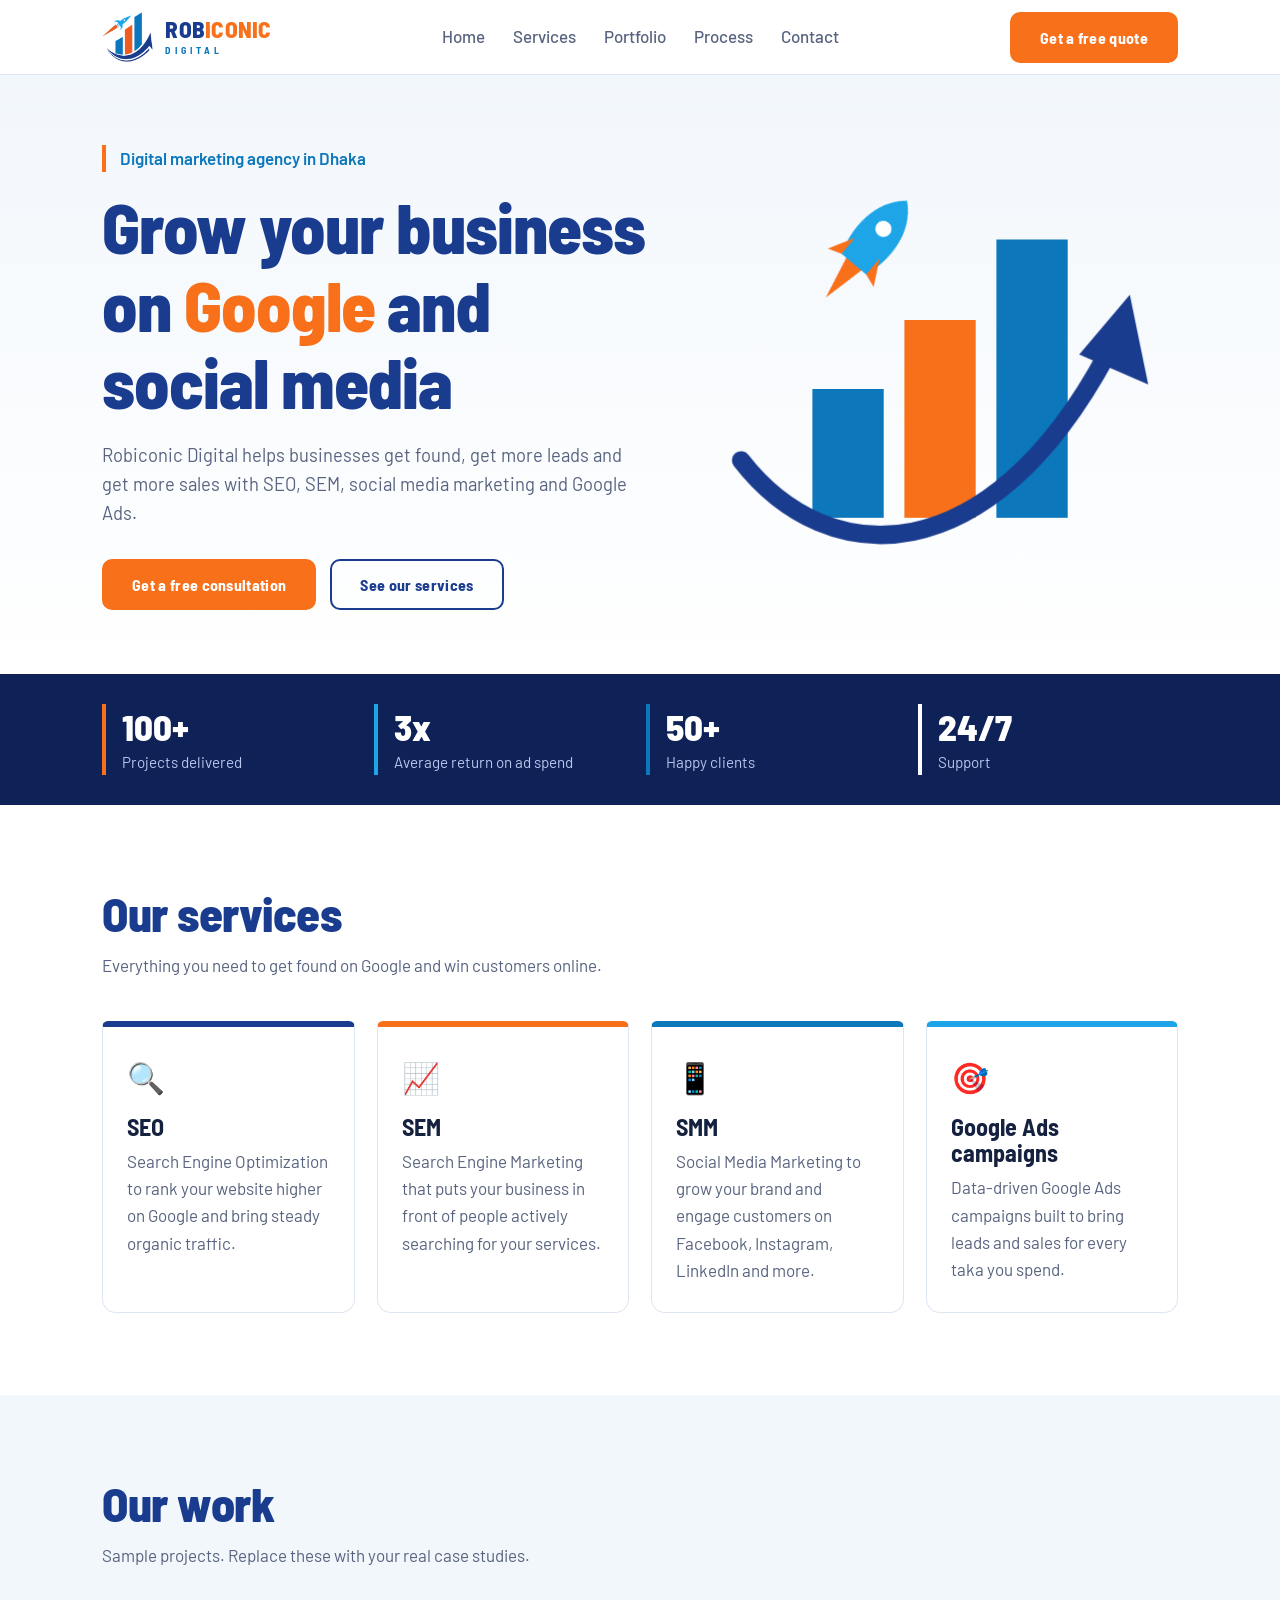
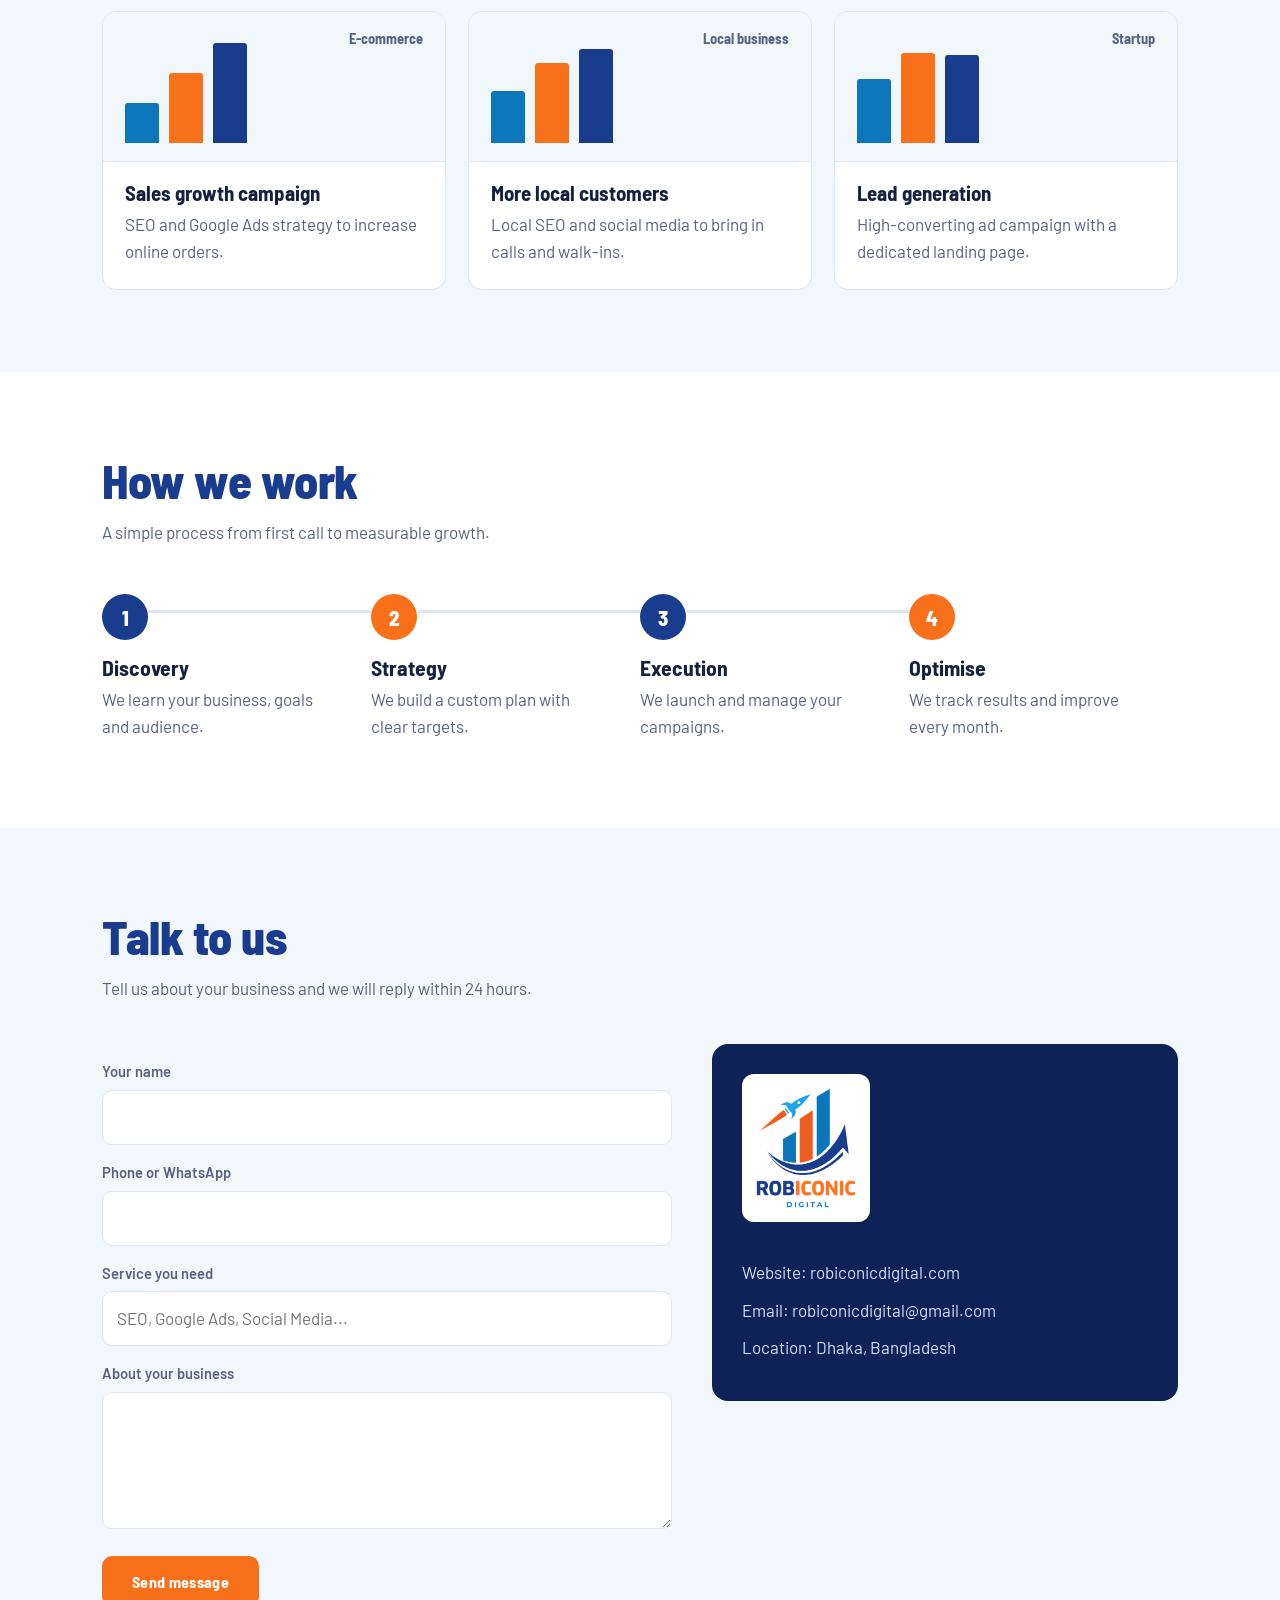
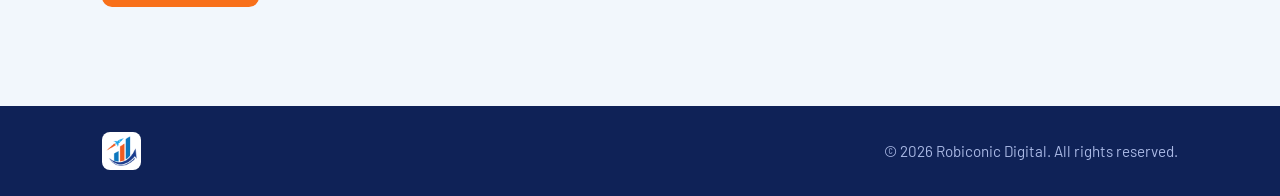
<file: public/assets/aistudio/Robiconic_Digital___Website_2e839a2d.html>
<!DOCTYPE html>
<html lang="en">
<head>
<meta charset="utf-8">
<meta name="viewport" content="width=device-width, initial-scale=1, viewport-fit=cover">
<title>Robiconic Digital – SEO, SEM, SMM &amp; Google Ads Agency in Dhaka</title>
<meta name="description" content="Robiconic Digital is a Dhaka-based digital marketing agency offering SEO, SEM, Social Media Marketing and Google Ads campaigns.">
<link rel="stylesheet" href="https://fonts.googleapis.com/css2?family=Barlow:wght@400;500;600&family=Barlow+Semi+Condensed:wght@600;700;800&display=swap">
<style>
/* =====================================================
   COLORS (taken from your logo). Change here to re-theme.
   ===================================================== */
:root{
  --navy:#1a3c8e;        /* logo dark blue */
  --blue:#0c77bb;        /* logo mid blue */
  --sky:#1ea5e8;         /* logo rocket blue */
  --orange:#f8701a;      /* logo orange */
  --deep:#0f2257;        /* dark sections */
  --bg:#ffffff;
  --bg2:#f2f7fc;
  --card:#ffffff;
  --fg:#14213f;
  --muted:#58637f;
  --line:#dde6f2;
  --font:Barlow,system-ui,-apple-system,"Segoe UI",Roboto,sans-serif;
  --head:"Barlow Semi Condensed",Barlow,system-ui,"Segoe UI",Roboto,sans-serif;
  box-sizing:border-box;
  padding-top:env(safe-area-inset-top,0px);padding-bottom:env(safe-area-inset-bottom,0px);
}
@media (prefers-color-scheme:dark){:root:not([data-theme="light"]){--bg:#0a1330;--bg2:#0f1a40;--card:#132050;--fg:#eef3ff;--muted:#a6b3d6;--line:#233468}}
:root[data-theme="dark"]{--bg:#0a1330;--bg2:#0f1a40;--card:#132050;--fg:#eef3ff;--muted:#a6b3d6;--line:#233468}

*{box-sizing:border-box}
html{scroll-behavior:smooth;scroll-padding-top:calc(76px + env(safe-area-inset-top,0px));height:100%}
body{margin:0;background:var(--bg);color:var(--fg);font-family:var(--font);font-size:17px;line-height:1.6;overflow-x:hidden}
a{color:inherit;text-decoration:none}
h1,h2,h3{font-family:var(--head);line-height:1.1;margin:0}
:focus-visible{outline:3px solid var(--orange);outline-offset:3px;border-radius:4px}
.wrap{max-width:1120px;margin:0 auto;padding:0 22px}

/* header */
header{position:sticky;top:env(safe-area-inset-top,0px);z-index:20;background:var(--bg);border-bottom:1px solid var(--line)}
nav{display:flex;align-items:center;justify-content:space-between;height:74px;gap:16px}
.brand{display:flex;align-items:center;gap:12px}
.brand img{height:50px;width:auto;display:block}
.word{font-family:var(--head);font-weight:800;font-size:1.45rem;letter-spacing:.01em;line-height:1}
.word .a{color:var(--navy)}.word .b{color:var(--orange)}
.word small{display:block;font-size:.62rem;font-weight:700;letter-spacing:.42em;color:var(--blue);margin-top:4px}
@media (prefers-color-scheme:dark){:root:not([data-theme="light"]) .word .a{color:#fff}}
:root[data-theme="dark"] .word .a{color:#fff}
.menu{display:flex;gap:28px;list-style:none;margin:0;padding:0;font-weight:500;color:var(--muted)}
.menu a{padding:6px 0;border-bottom:2px solid transparent;transition:color .2s,border-color .2s}
.menu a:hover{color:var(--fg);border-color:var(--orange)}
.burger{display:none;background:none;border:0;font-size:1.8rem;color:var(--fg);cursor:pointer}
.btn{display:inline-block;background:var(--orange);color:#fff;padding:14px 28px;border-radius:10px;font:700 1rem var(--head);letter-spacing:.02em;border:2px solid var(--orange);cursor:pointer;transition:background .2s,color .2s,transform .2s}
.btn:hover{background:#e25f0c;border-color:#e25f0c}
.btn.ghost{background:transparent;color:var(--navy);border-color:var(--navy)}
.btn.ghost:hover{background:var(--navy);color:#fff}
@media (prefers-color-scheme:dark){:root:not([data-theme="light"]) .btn.ghost{color:#fff;border-color:#fff}}
:root[data-theme="dark"] .btn.ghost{color:#fff;border-color:#fff}

/* hero */
.hero{padding:70px 0 64px;background:linear-gradient(180deg,var(--bg2),var(--bg))}
.hero .wrap{display:grid;grid-template-columns:1.05fr .95fr;gap:40px;align-items:center}
.tag{display:inline-block;font-weight:600;color:var(--blue);margin-bottom:16px;padding-left:14px;border-left:4px solid var(--orange)}
h1{font-size:clamp(2.5rem,6vw,4.4rem);font-weight:800;letter-spacing:-.015em;color:var(--navy)}
@media (prefers-color-scheme:dark){:root:not([data-theme="light"]) h1{color:#fff}}
:root[data-theme="dark"] h1{color:#fff}
h1 span{color:var(--orange)}
.lead{max-width:540px;color:var(--muted);font-size:1.15rem;margin:20px 0 30px}
.cta{display:flex;gap:14px;flex-wrap:wrap}
.hero-art{width:100%;max-width:460px;justify-self:center}
/* hero animation: bars rise, arrow draws, rocket lifts off (plays once on load) */
.bar{transform-box:fill-box;transform-origin:50% 100%;animation:grow .9s cubic-bezier(.2,.8,.2,1) both}
.bar.b1{animation-delay:.25s}.bar.b2{animation-delay:.5s}.bar.b3{animation-delay:.75s}
@keyframes grow{from{transform:scaleY(0)}to{transform:scaleY(1)}}
.arrow{stroke-dasharray:520;stroke-dashoffset:520;animation:draw 1.3s .9s ease-out forwards}
.ahead{opacity:0;animation:fade .3s 2.1s forwards}
@keyframes draw{to{stroke-dashoffset:0}}
@keyframes fade{to{opacity:1}}
.rocket{opacity:0;animation:launch 1.2s 1.6s cubic-bezier(.2,.8,.2,1) forwards}
@keyframes launch{from{opacity:0;transform:translate(-90px,110px)}to{opacity:1;transform:none}}
.rocket-in{animation:hover 3.4s 3s ease-in-out infinite}
@keyframes hover{50%{transform:translateY(-8px)}}
.flame{transform-box:fill-box;transform-origin:50% 0;animation:flick .25s infinite alternate}
@keyframes flick{to{transform:scaleY(1.35)}}

/* stats band */
.stats{background:var(--deep);color:#fff}
.stats .wrap{display:grid;grid-template-columns:repeat(auto-fit,minmax(150px,1fr));gap:12px;padding-top:30px;padding-bottom:30px}
.stat{padding-left:16px;border-left:4px solid var(--orange)}
.stat:nth-child(2){border-color:var(--sky)}.stat:nth-child(3){border-color:var(--blue)}.stat:nth-child(4){border-color:#fff}
.stat b{display:block;font:800 2.3rem var(--head)}.stat span{color:#b8c6ec;font-size:.95rem}

/* sections */
section{padding:82px 0}.alt{background:var(--bg2)}
h2{font-size:clamp(2rem,4.6vw,3rem);font-weight:800;color:var(--navy);letter-spacing:-.01em}
@media (prefers-color-scheme:dark){:root:not([data-theme="light"]) h2{color:#fff}}
:root[data-theme="dark"] h2{color:#fff}
.sub{color:var(--muted);max-width:560px;margin:12px 0 42px}
.grid{display:grid;grid-template-columns:repeat(auto-fit,minmax(250px,1fr));gap:22px}
.svc{background:var(--card);border:1px solid var(--line);border-top:6px solid var(--c);border-radius:6px 6px 14px 14px;padding:26px 24px 28px}
.svc .ic{font-size:1.9rem;margin-bottom:12px}
.svc h3{font-size:1.5rem;color:var(--fg);margin-bottom:8px}.svc p{margin:0;color:var(--muted)}
.work{background:var(--card);border:1px solid var(--line);border-radius:14px;overflow:hidden}
.thumb{height:150px;display:flex;align-items:flex-end;gap:10px;padding:18px 22px;background:var(--bg2);border-bottom:1px solid var(--line)}
.thumb i{display:block;width:34px;border-radius:3px 3px 0 0;background:var(--blue)}
.thumb i:nth-child(2){background:var(--orange)}.thumb i:nth-child(3){background:var(--navy)}
.thumb em{margin-left:auto;align-self:flex-start;font:700 .9rem var(--head);color:var(--muted);font-style:normal}
.work div.body{padding:20px 22px 24px}.work h3{font-size:1.3rem;margin-bottom:6px}.work p{margin:0;color:var(--muted)}
.steps{display:grid;grid-template-columns:repeat(auto-fit,minmax(210px,1fr));gap:0;counter-reset:s}
.step{padding:6px 24px 6px 0;position:relative}
.step::before{counter-increment:s;content:counter(s);display:grid;place-items:center;width:46px;height:46px;border-radius:50%;background:var(--navy);color:#fff;font:800 1.3rem var(--head);margin-bottom:16px;position:relative;z-index:1}
.step:nth-child(even)::before{background:var(--orange)}
.step::after{content:"";position:absolute;top:22px;left:46px;right:0;height:3px;background:var(--line)}
.step:last-child::after{display:none}
.step h3{font-size:1.35rem;margin-bottom:6px}.step p{margin:0;color:var(--muted);padding-right:10px}

/* contact */
.contact{display:grid;grid-template-columns:1.1fr .9fr;gap:40px;align-items:start}
label{display:block;font-weight:600;font-size:.92rem;color:var(--muted);margin:16px 0 6px}
input,textarea{width:100%;padding:13px 14px;border-radius:10px;border:1.5px solid var(--line);background:var(--card);color:var(--fg);font:inherit}
input:focus,textarea:focus{outline:0;border-color:var(--orange);box-shadow:0 0 0 4px color-mix(in srgb,var(--orange) 22%,transparent)}
.info{background:var(--deep);color:#fff;border-radius:16px;padding:30px}
.info .chip{background:#fff;border-radius:12px;padding:14px;display:inline-block;margin-bottom:20px}
.info .chip img{height:120px;width:auto;display:block}
.info p{margin:10px 0;color:#d3def8}.info a:hover{color:var(--orange)}
footer{background:var(--deep);color:#a9b8e4;padding:26px 0;font-size:.95rem}
footer .wrap{display:flex;align-items:center;gap:14px;flex-wrap:wrap;justify-content:space-between}
footer img{height:38px;background:#fff;border-radius:8px;padding:4px}

/* gentle section fade (once) */
.rv{opacity:0;transform:translateY(18px);transition:opacity .7s,transform .7s}.rv.in{opacity:1;transform:none}

@media(max-width:820px){
  .menu,.nav-cta{display:none}.burger{display:block}
  .menu.open{display:flex;flex-direction:column;position:absolute;top:74px;left:0;right:0;background:var(--bg);padding:18px 22px;border-bottom:1px solid var(--line);gap:14px}
  .hero .wrap,.contact{grid-template-columns:1fr}.hero-art{max-width:340px}
  .step::after{display:none}.step{padding-bottom:22px}
}
@media(prefers-reduced-motion:reduce){*{animation:none!important;transition:none!important}.arrow{stroke-dashoffset:0}.ahead,.rocket{opacity:1}.rv{opacity:1;transform:none}}
</style>
</head>
<body>

<header><div class="wrap"><nav>
  <a class="brand" href="#home" id="brand"></a>
  <ul class="menu" id="menu"></ul>
  <a class="btn nav-cta" href="#contact" id="navcta"></a>
  <button class="burger" id="burger" aria-label="Open menu">☰</button>
</nav></div></header>

<main>
<section class="hero" id="home"><div class="wrap">
  <div>
    <span class="tag" id="tag"></span>
    <h1 id="h1"></h1>
    <p class="lead" id="lead"></p>
    <div class="cta"><a class="btn" href="#contact" id="cta1"></a><a class="btn ghost" href="#services" id="cta2"></a></div>
  </div>
  <svg class="hero-art" viewBox="0 0 400 380" role="img" aria-label="Growing bar chart with a rocket">
    <rect class="bar b1" x="96" y="200" width="62" height="112" fill="#0c77bb"/>
    <rect class="bar b2" x="176" y="140" width="62" height="172" fill="#f8701a"/>
    <rect class="bar b3" x="256" y="70" width="62" height="242" fill="#0c77bb"/>
    <path class="arrow" d="M34 262 C110 360 250 360 352 170" fill="none" stroke="#1a3c8e" stroke-width="16" stroke-linecap="round"/>
    <polygon class="ahead" points="372,118 388,196 328,170" fill="#1a3c8e"/>
    <g class="rocket"><g class="rocket-in" transform="translate(150 70) rotate(40)">
      <polygon class="flame" points="-9,26 9,26 0,66" fill="#f8701a"/>
      <path d="M0 -44 C22 -26 22 6 14 28 L-14 28 C-22 6 -22 -26 0 -44Z" fill="#1ea5e8"/>
      <circle cx="0" cy="-12" r="7" fill="#fff"/>
      <polygon points="-14,10 -26,32 -14,28" fill="#f8701a"/><polygon points="14,10 26,32 14,28" fill="#f8701a"/>
    </g></g>
  </svg>
</div></section>

<div class="stats"><div class="wrap" id="stats"></div></div>

<section id="services"><div class="wrap">
  <h2 class="rv" id="svcT"></h2><p class="sub rv" id="svcSub"></p>
  <div class="grid" id="services-grid"></div>
</div></section>

<section class="alt" id="work"><div class="wrap">
  <h2 class="rv" id="workT"></h2><p class="sub rv" id="workSub"></p>
  <div class="grid" id="work-grid"></div>
</div></section>

<section id="process"><div class="wrap">
  <h2 class="rv" id="procT"></h2><p class="sub rv" id="procSub"></p>
  <div class="steps rv" id="steps-grid"></div>
</div></section>

<section class="alt" id="contact"><div class="wrap">
  <h2 class="rv" id="contT"></h2><p class="sub rv" id="contSub"></p>
  <div class="contact">
    <div class="rv">
      <label for="n">Your name</label><input id="n" autocomplete="name">
      <label for="p">Phone or WhatsApp</label><input id="p" autocomplete="tel">
      <label for="s">Service you need</label><input id="s" placeholder="SEO, Google Ads, Social Media...">
      <label for="m">About your business</label><textarea id="m" rows="4"></textarea>
      <p style="margin-top:20px"><button class="btn" id="send" type="button">Send message</button></p>
    </div>
    <div class="info rv" id="info"></div>
  </div>
</div></section>
</main>

<footer><div class="wrap"><img id="flogo" alt="Robiconic Digital logo"><span id="foot"></span></div></footer>

<script>
/* =====================================================
   EDIT YOUR WEBSITE CONTENT HERE (text, services, contact)
   Only change the text inside quotes "...".
   ===================================================== */
const SITE = {
  logoName: ["ROB", "ICONIC", "DIGITAL"],   // header wordmark: navy / orange / small blue

  tag: "Digital marketing agency in Dhaka",
  headline: "Grow your business on <span>Google</span> and social media",
  lead: "Robiconic Digital helps businesses get found, get more leads and get more sales with SEO, SEM, social media marketing and Google Ads.",
  button1: "Get a free consultation",
  button2: "See our services",
  navButton: "Get a free quote",

  // Numbers count up. Replace with your real numbers.
  stats: [
    { n: 100, suffix: "+", label: "Projects delivered" },
    { n: 3,   suffix: "x", label: "Average return on ad spend" },
    { n: 50,  suffix: "+", label: "Happy clients" },
    { n: 24,  suffix: "/7", label: "Support" }
  ],

  servicesTitle: "Our services",
  servicesIntro: "Everything you need to get found on Google and win customers online.",
  services: [
    { icon: "🔍", color: "#1a3c8e", title: "SEO", text: "Search Engine Optimization to rank your website higher on Google and bring steady organic traffic." },
    { icon: "📈", color: "#f8701a", title: "SEM", text: "Search Engine Marketing that puts your business in front of people actively searching for your services." },
    { icon: "📱", color: "#0c77bb", title: "SMM", text: "Social Media Marketing to grow your brand and engage customers on Facebook, Instagram, LinkedIn and more." },
    { icon: "🎯", color: "#1ea5e8", title: "Google Ads campaigns", text: "Data-driven Google Ads campaigns built to bring leads and sales for every taka you spend." }
  ],

  workTitle: "Our work",
  workIntro: "Sample projects. Replace these with your real case studies.",
  work: [
    { tag: "E-commerce", title: "Sales growth campaign", text: "SEO and Google Ads strategy to increase online orders." },
    { tag: "Local business", title: "More local customers", text: "Local SEO and social media to bring in calls and walk-ins." },
    { tag: "Startup", title: "Lead generation", text: "High-converting ad campaign with a dedicated landing page." }
  ],

  processTitle: "How we work",
  processIntro: "A simple process from first call to measurable growth.",
  steps: [
    { title: "Discovery", text: "We learn your business, goals and audience." },
    { title: "Strategy", text: "We build a custom plan with clear targets." },
    { title: "Execution", text: "We launch and manage your campaigns." },
    { title: "Optimise", text: "We track results and improve every month." }
  ],

  contactTitle: "Talk to us",
  contactIntro: "Tell us about your business and we will reply within 24 hours.",
  contact: {
    web: "robiconicdigital.com",
    email: "robiconicdigital@gmail.com",
    location: "Dhaka, Bangladesh"
  },
  menu: [["Home","#home"],["Services","#services"],["Portfolio","#work"],["Process","#process"],["Contact","#contact"]]
};
/* ============ END OF EDIT AREA ============ */

/* Logo images (embedded). To change the logo, replace these two data strings. */
const LOGO_ICON = "[data-uri]";
const LOGO_FULL = "[data-uri]";

const $ = id => document.getElementById(id), S = SITE;
$('brand').innerHTML = '<img src="'+LOGO_ICON+'" alt="Robiconic Digital logo"><span class="word"><span class="a">'+S.logoName[0]+'</span><span class="b">'+S.logoName[1]+'</span><small>'+S.logoName[2]+'</small></span>';
$('menu').innerHTML = S.menu.map(m => '<li><a href="'+m[1]+'">'+m[0]+'</a></li>').join('');
$('navcta').textContent = S.navButton;
$('tag').textContent = S.tag; $('h1').innerHTML = S.headline; $('lead').textContent = S.lead;
$('cta1').textContent = S.button1; $('cta2').textContent = S.button2;
$('svcT').textContent = S.servicesTitle; $('svcSub').textContent = S.servicesIntro;
$('workT').textContent = S.workTitle; $('workSub').textContent = S.workIntro;
$('procT').textContent = S.processTitle; $('procSub').textContent = S.processIntro;
$('contT').textContent = S.contactTitle; $('contSub').textContent = S.contactIntro;

$('stats').innerHTML = S.stats.map(s => '<div class="stat"><b data-n="'+s.n+'" data-s="'+s.suffix+'">0</b><span>'+s.label+'</span></div>').join('');
$('services-grid').innerHTML = S.services.map(s => '<div class="svc rv" style="--c:'+s.color+'"><div class="ic">'+s.icon+'</div><h3>'+s.title+'</h3><p>'+s.text+'</p></div>').join('');
$('work-grid').innerHTML = S.work.map((w,i) => '<div class="work rv"><div class="thumb"><i style="height:'+(40+i*12)+'px"></i><i style="height:'+(70+i*10)+'px"></i><i style="height:'+(100-i*6)+'px"></i><em>'+w.tag+'</em></div><div class="body"><h3>'+w.title+'</h3><p>'+w.text+'</p></div></div>').join('');
$('steps-grid').innerHTML = S.steps.map(s => '<div class="step"><h3>'+s.title+'</h3><p>'+s.text+'</p></div>').join('');
$('info').innerHTML = '<div class="chip"><img src="'+LOGO_FULL+'" alt="Robiconic Digital logo"></div><p>Website: <a href="https://'+S.contact.web+'">'+S.contact.web+'</a></p><p>Email: <a href="mailto:'+S.contact.email+'">'+S.contact.email+'</a></p><p>Location: '+S.contact.location+'</p>';
$('flogo').src = LOGO_ICON;
$('foot').textContent = '© ' + new Date().getFullYear() + ' Robiconic Digital. All rights reserved.';

/* stats count up when visible, sections fade in once */
function count(el){ const end=+el.dataset.n, suf=el.dataset.s; let cur=0; const step=Math.max(1,Math.ceil(end/40));
  const t=setInterval(()=>{cur=Math.min(end,cur+step);el.textContent=cur+suf;if(cur>=end)clearInterval(t)},35); }
const io = new IntersectionObserver(es => es.forEach(e => { if(e.isIntersecting){ e.target.classList.add('in'); io.unobserve(e.target);} }), {threshold:.12});
document.querySelectorAll('.rv').forEach(el => io.observe(el));
const sio = new IntersectionObserver(es => es.forEach(e => { if(e.isIntersecting){ e.target.querySelectorAll('[data-n]').forEach(count); sio.unobserve(e.target);} }), {threshold:.3});
sio.observe($('stats'));

$('burger').onclick = () => $('menu').classList.toggle('open');
$('menu').onclick = () => $('menu').classList.remove('open');
$('send').onclick = () => {
  const body='Name: '+$('n').value+'\nPhone: '+$('p').value+'\nService: '+$('s').value+'\n\n'+$('m').value;
  window.location.href='mailto:'+S.contact.email+'?subject='+encodeURIComponent('New enquiry from website')+'&body='+encodeURIComponent(body);
};
</script>
</body>
</html>
</file>
